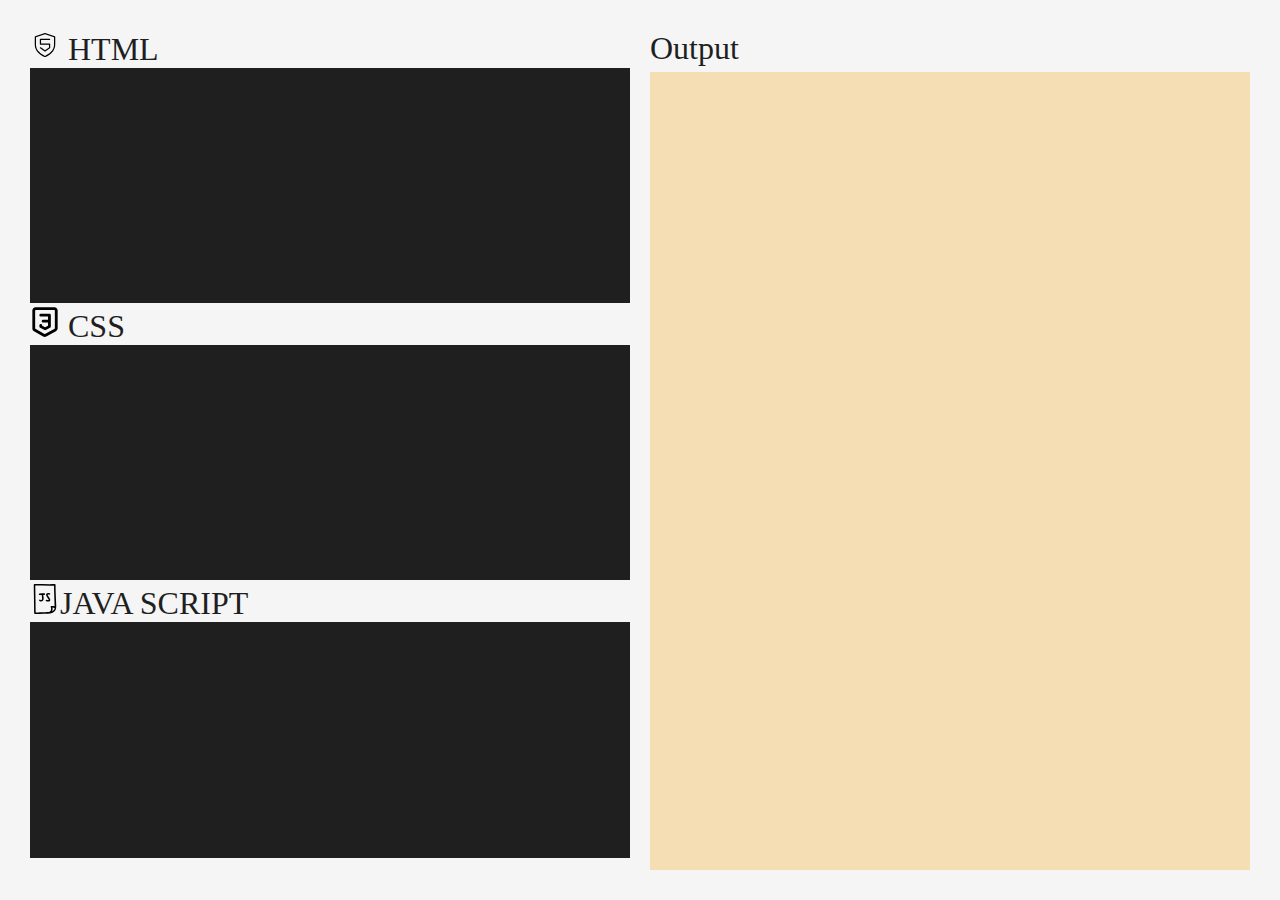
<file: code editor/index.html>
<!DOCTYPE html>
<html lang="en">
<head>
    
    <meta charset="UTF-8">
    <meta name="viewport" content="width=device-width, initial-scale=1.0">
    <title>Online code editor</title>
    <link rel="stylesheet" href="style.css">
</head>
<body>
    <div class="container">
        <div class="left">
            <label ><img src="htmlicon.svg"> HTML</label>
            <textarea name="" id="html-code"  onkeyup="run()"></textarea>
            <label ><img src="cssicon.svg" alt=""> CSS</label>
            <textarea name="" id="css-code" onkeyup="run()"></textarea>
            <label ><img src="jsicon.svg" alt="">JAVA SCRIPT</label>
            <textarea name="" id="js-code" onkeyup="run()"></textarea>
        </div>
        <div class="right">
            <label >Output</label>
            <iframe id="output"></iframe>
        </div>
</div> 
<script>
  function run(){
    let htmlCode=document.getElementById("html-code").value;
    let csscode=document.getElementById("css-code").value;
    let jscode=document.getElementById("js-code").value;
    let output=document.getElementById("output");
   output.contentDocument.body.innerHTML=htmlCode+"<style>"+csscode+"</style>";
   output.contentWindow.eval(jscode);
  }  
</script>
</body>
</html>
</file>
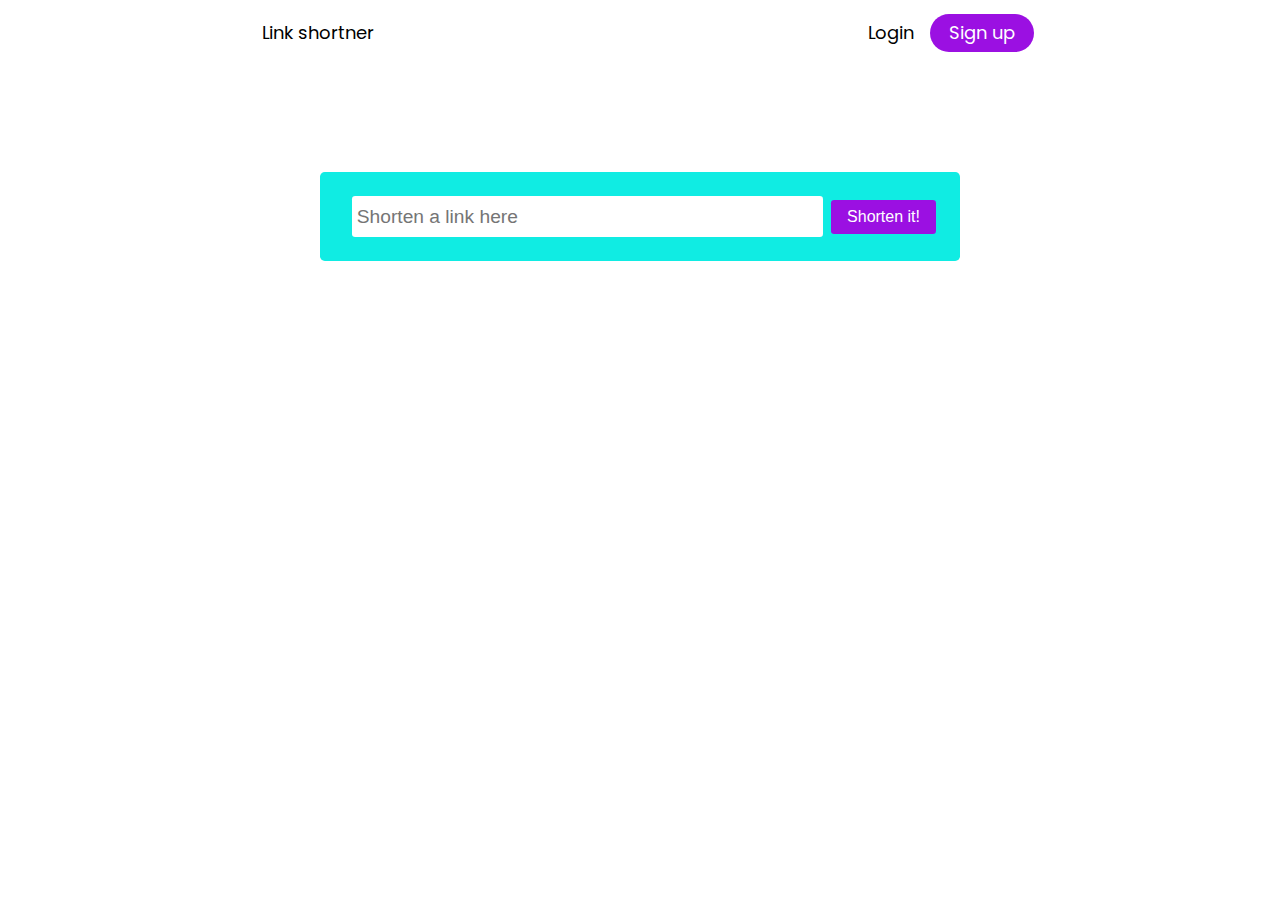
<file: CVIP-Linkshortner/index.html>
<!DOCTYPE html>
<html lang="en">
  <head>
    <title>Link shortner</title>
    <link rel="stylesheet" href="style.css" />
  </head>
  <body>
    <header>
      <div class="left">
         <ul class="nav-menu">
           
           <li class="nav-item"><a class="nav-link" href="#">Link shortner</a></li>
    </ul>
      </div>
      <div class="right">
        <ul class="nav-menu">
          <li class="nav-item"><a class="nav-link" href="#">Login</a></li>
          <li class="nav-item"><a href="#" class="nav-link active">Sign up</a></li>
        </ul>
      </div>
      </header>
    
      <main>
        <br>
        <br>
      <section class="link-input">
        <form class="input-container">
          <input type="text" placeholder="Shorten a link here" required/>
          <button type="submit" class="input-btn">Shorten it!</button>
        </form>
      </section>
      <br>
      <div class="result">
        
      </div>
    </main>
    <script src="./app.js"></script>
  </body>
</html>
</file>
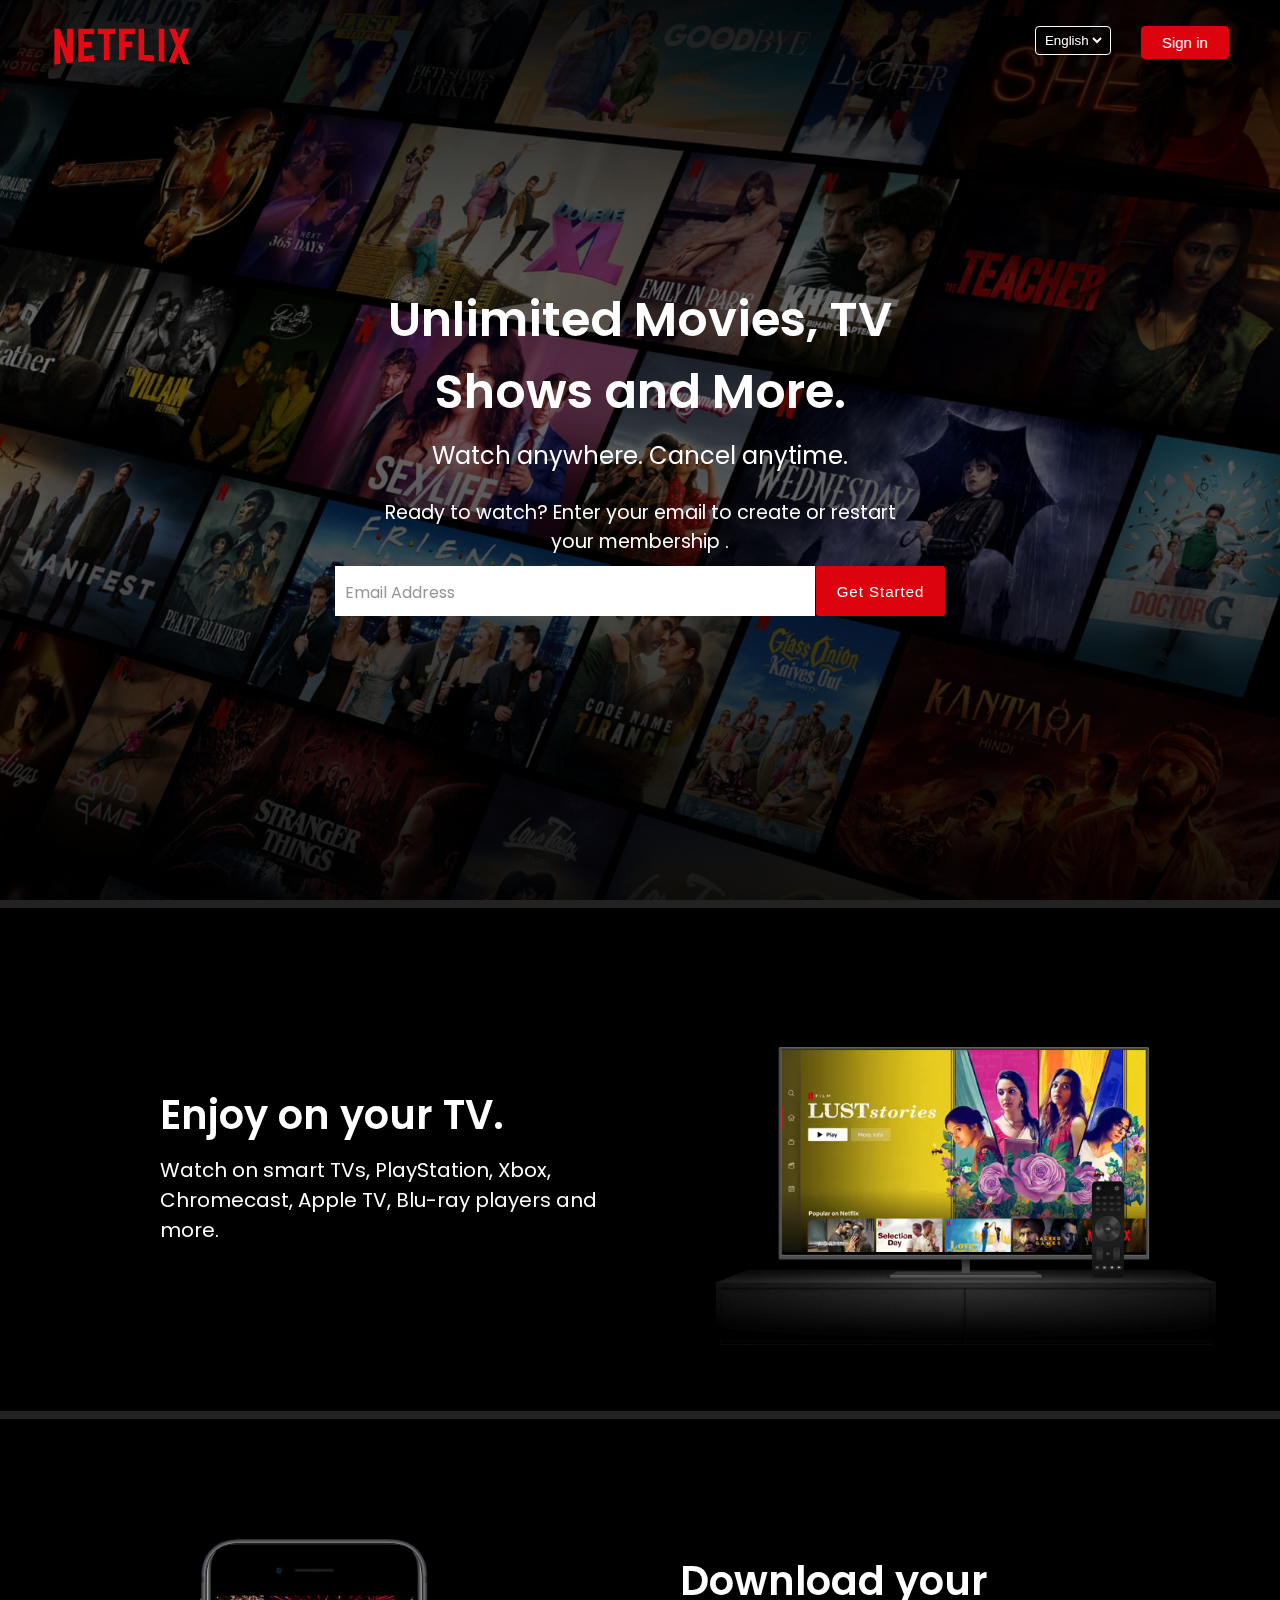
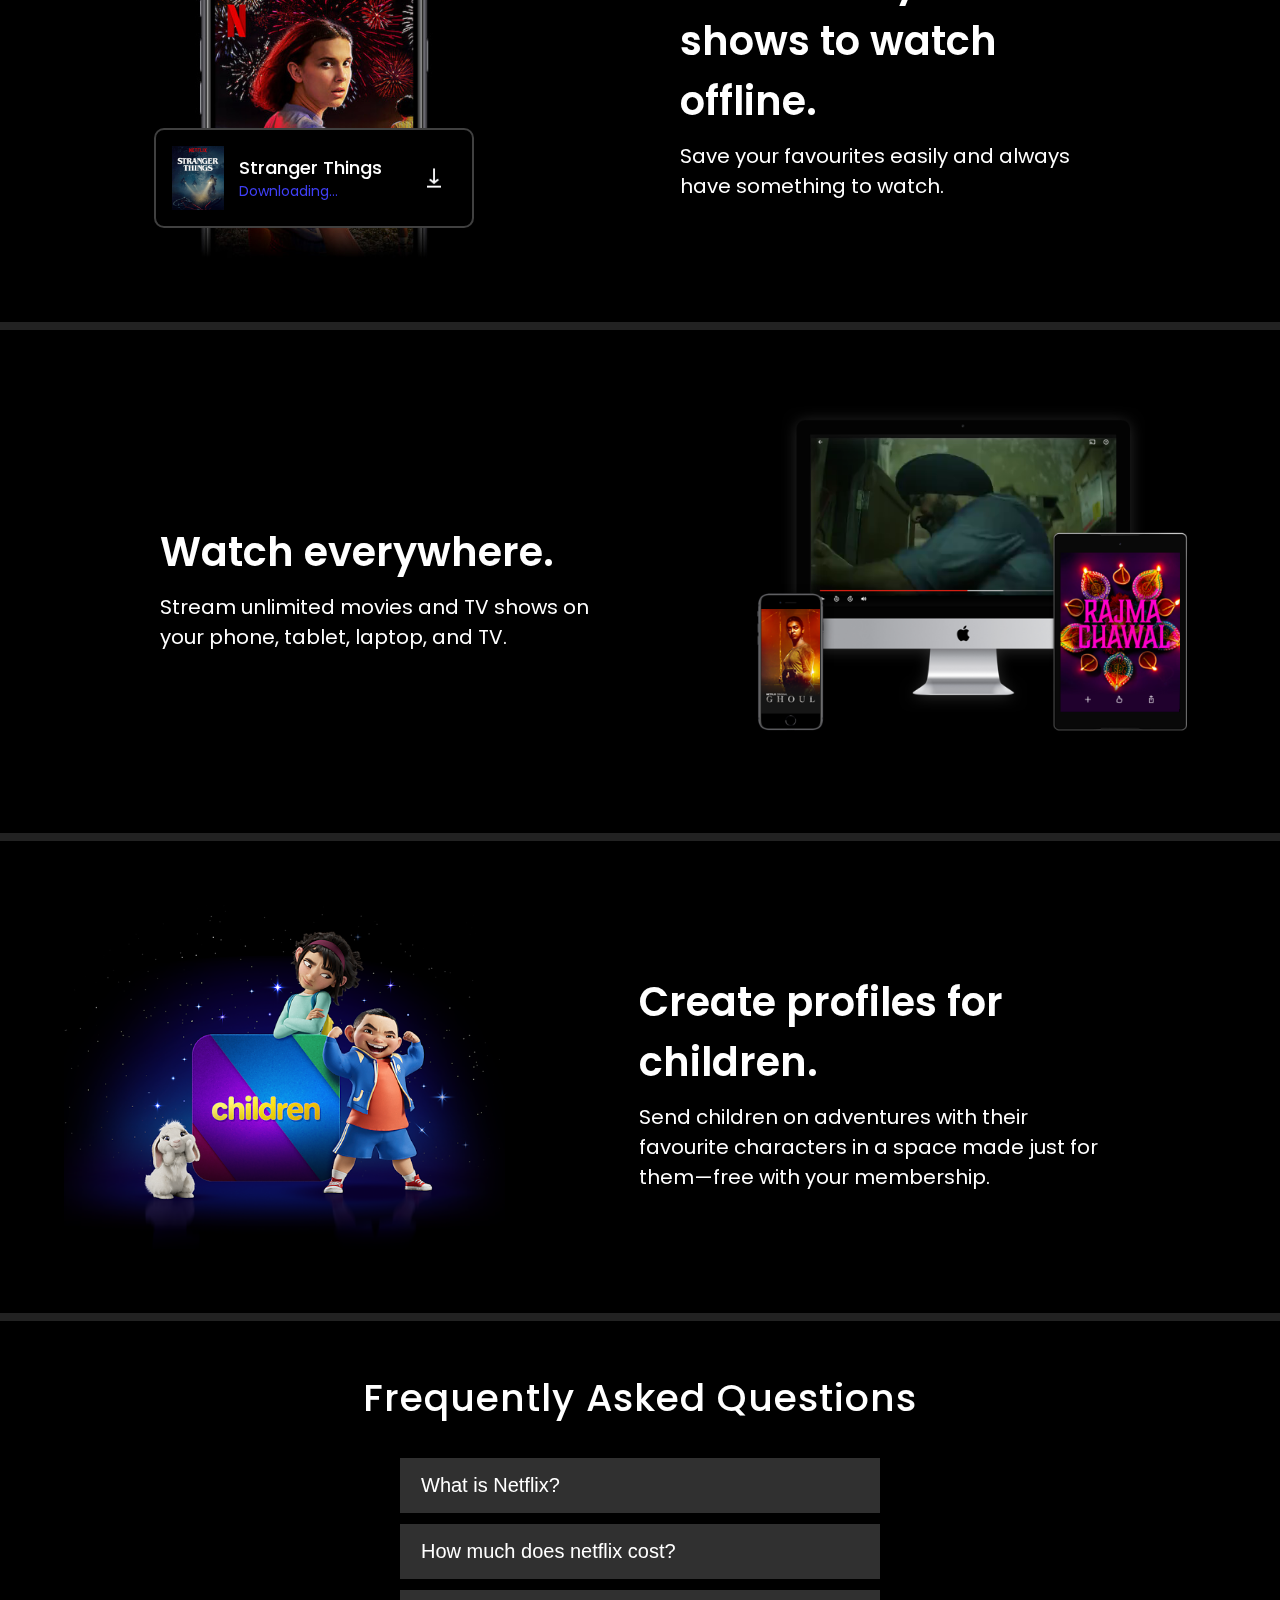
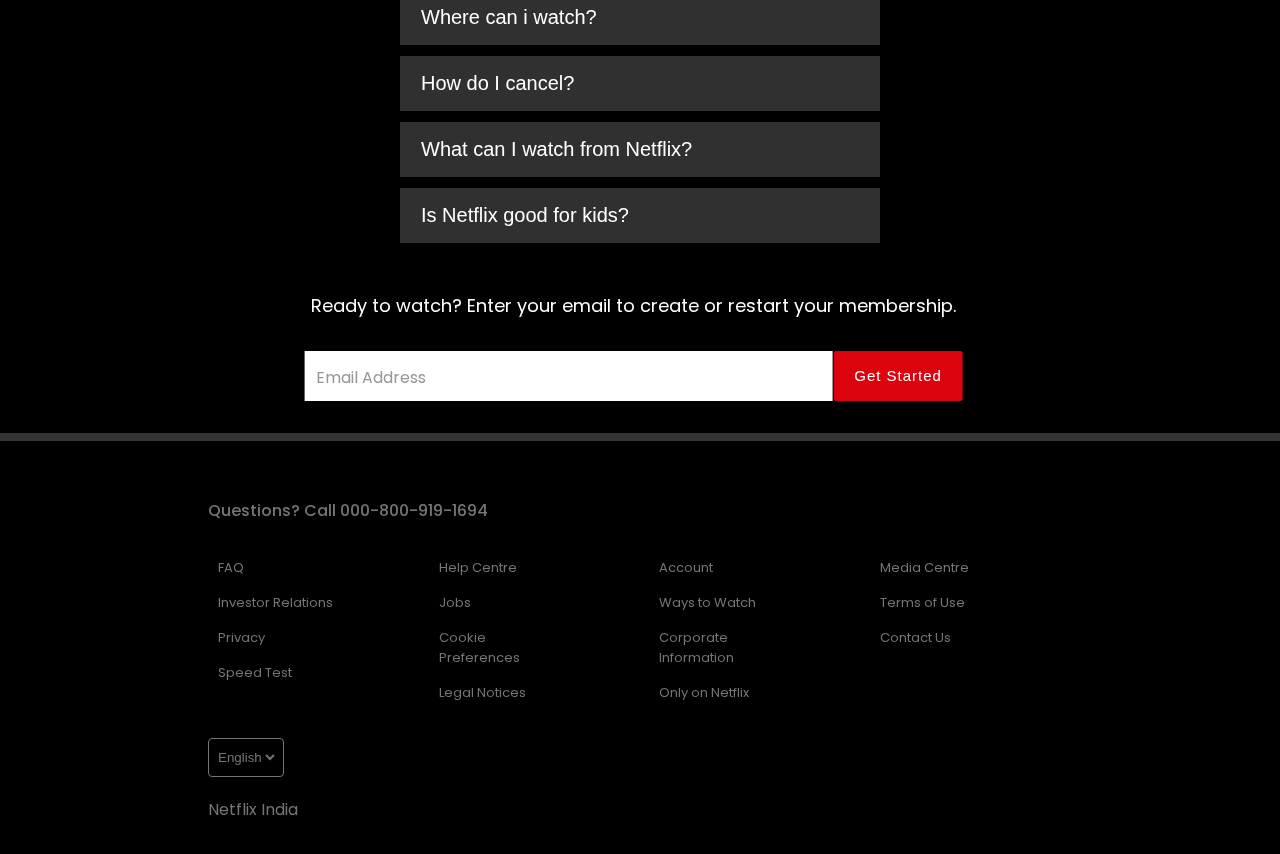
<file: Netflix-clone-main/Netflix-clone-main/index.html>
<html>
  <head>
    <meta name="description" content="Netflix Landing Page Clone" />
    <meta name="viewport" content="width=device-width, initial-scale=1.0" />
    <meta name="google-site-verification" content="0gJfdWRVTYbKtD_OGfrq6IZ-yIbpLIs_vlwy5RMo_yM" />

    <!--------------------------  Stylesheets  ----------------------------->

    <link rel="stylesheet" href="styles.css" />
    <link
      rel="stylesheet"
      href="https://pro.fontawesome.com/releases/v5.10.0/css/all.css"
      integrity="sha384-AYmEC3Yw5cVb3ZcuHtOA93w35dYTsvhLPVnYs9eStHfGJvOvKxVfELGroGkvsg+p"
      crossorigin="anonymous"
    />
    <link rel="preconnect" href="https://fonts.googleapis.com" />
    <link rel="preconnect" href="https://fonts.gstatic.com" crossorigin />
    <link
      href="https://fonts.googleapis.com/css2?family=Poppins:ital,wght@0,100;0,200;0,300;0,400;0,500;0,600;0,700;0,800;0,900;1,100;1,200;1,300;1,400;1,500;1,600;1,700;1,800;1,900&display=swap"
      rel="stylesheet"
    />
    <title>Netflix India - Watch TV Shows Online, Watch Movies Online</title>
    <link
      rel="icon"
      href="http://pngimg.com/uploads/netflix/small/netflix_PNG15.png"
    />
  </head>
  <body>
    <!--------------------------  ----------------------------->

    <!-------------------------- Navbar ----------------------------->
    <header>
      <nav class="navbar">
        <div class="navbar-brand">
          <img
            src="netflix-logo.png"
            alt="logo"
            class="Netflix-logo"
          />
        </div>

        <div class="navbar-nav-items">
          <div class="nav-item">
            <div class="dropdown-container">
              <i class="fas fa-globe"></i>
              <select
                name="languages"
                id="languagesSelect"
                class="language-dropdown"
              >
                <option value="english" selected>English</option>
                <option value="hindi">हिन्दी</option>
              </select>
            </div>
          </div>

          <div class="nav-item">
            <button class="signin-button">Sign in</button>
          </div>
        </div>
      </nav>
    </header>

    <!-------------------------- Header Netflix background  ----------------------------->
    <main>
      <section class="netflix-bg">
        <div class="netflix-bg-container">
          <img
            src="netflix-bg.jpg"
            alt="netflix background image"
            class="netflix-bg-image"
          />
        </div>
        <div class="netflix-bg-overlay"></div>

        <div class="netflix-card">
          <h1 class="netflix-title">
            Unlimited Movies, TV<br />
            Shows and More.
          </h1>
          <p class="netflix-subtitle">Watch anywhere. Cancel anytime.</p>
          <p class="netflix-description">
            Ready to watch? Enter your email to create or restart your
            membership .
          </p>

          <!-------------------------- Email-Form ----------------------------->

          <div class="email-form-container">
            <div class="form-container">
              <input type="email" class="email-input" placeholder=" " />
              <label class="email-label">Email Address</label>
            </div>
            <button class="primary-button">
              Get Started <i class="fal fa-chevron-right"></i>
            </button>
          </div>
        </div>
      </section>

      <!-------------------------- Feature Sections  ----------------------------->

      <section class="features-container">
        <!-- Feature 1 -->
        <div class="feature">
          <div class="feature-details">
            <h3 class="feature-heading">Enjoy on your TV.</h3>
            <h5 class="feature-sub-heading">
              Watch on smart TVs, PlayStation, Xbox, Chromecast, Apple TV,
              Blu-ray players and more.
            </h5>
          </div>
          <div class="feature-image-container">
            <img
              src="tv-1.png"
              alt="Feature image"
              class="feature-image"
            />
            <div class="feature-bg-video-container">
              <video autoplay="" loop="" muted="" class="feature-bg-video">
                <source src="video-1.m4v" type="video/mp4" />
              </video>
            </div>
          </div>
        </div>

        <!-- Feature 2 -->
        <div class="feature">
          <div class="feature-details">
            <h3 class="feature-heading">
              Download your shows to watch offline.
            </h3>
            <h5 class="feature-sub-heading">
              Save your favourites easily and always have something to watch.
            </h5>
          </div>
          <div class="feature-image-container">
            <img
              src="mobile.jpg"
              alt="Feature image"
              class="feature-image"
            />
            <div class="feature-2-poster-container">
              <div class="poster-container">
                <img src="boxshot.png" alt="poster" class="poster" />
              </div>
              <div class="poster-details">
                <h4>Stranger Things</h4>
                <h6>Downloading...</h6>
              </div>
              <div class="download-gif-container">
                <img
                  src="download-icon.gif"
                  alt="downloading gif"
                  class="gif"
                />
              </div>
            </div>
          </div>
        </div>

        <!-- Feature 3 -->
        <div class="feature">
          <div class="feature-details">
            <h3 class="feature-heading">Watch everywhere.</h3>
            <h5 class="feature-sub-heading">
              Stream unlimited movies and TV shows on your phone, tablet,
              laptop, and TV.
            </h5>
          </div>
          <div class="feature-image-container feature-3-image-container">
            <img
              src="tv-2.png"
              alt="Feature image"
              class="feature-image feature-3-image"
            />
            <div
              class="feature-bg-video-container feature-3-bg-video-container"
            >
              <video
                autoplay=""
                loop=""
                muted=""
                class="feature-bg-video feature-3-bg-video"
              >
                <source src="video-2.m4v" type="video/mp4" />
              </video>
            </div>
          </div>
        </div>

        <!-- Feature 4 -->
        <div class="feature">
          <div class="feature-details">
            <h3 class="feature-heading">Create profiles for children.</h3>
            <h5 class="feature-sub-heading">
              Send children on adventures with their favourite characters in a
              space made just for them—free with your membership.
            </h5>
          </div>
          <div class="feature-image-container">
            <img
              src="children.png"
              alt="Feature image"
              class="feature-image"
            />
          </div>
        </div>
      </section>

      <!-------------------------- FAQ Section ----------------------------->

      <section class="FAQ-list-container">
        <h1 class="FAQ-heading">Frequently Asked Questions</h1>
        <div class="FAQ-list">
          <div class="FAQ-question">
            <button class="FAQ-title">
              What is Netflix?<i class="fal fa-plus"></i>
            </button>
            <div class="FAQ-answer">
              <p>
                Netflix is a streaming service that offers a wide variety of
                award-winning TV shows, movies, anime, documentaries and more –
                on thousands of internet-connected devices.
              </p>
              <p>
                You can watch as much as you want, whenever you want, without a
                single ad – all for one low monthly price. There's always
                something new to discover, and new TV shows and movies are added
                every week!
              </p>
            </div>
          </div>
          <div class="FAQ-question">
            <button class="FAQ-title">
              How much does netflix cost?<i class="fal fa-plus"></i>
            </button>
            <div class="FAQ-answer">
              <p>
                Watch Netflix on your smartphone, tablet, Smart TV, laptop, or
                streaming device, all for one fixed monthly fee. Plans range
                from ₹ 199 to ₹ 799 a month. No extra costs, no contracts.
              </p>
            </div>
          </div>
          <div class="FAQ-question">
            <button class="FAQ-title">
              Where can i watch?<i class="fal fa-plus"></i>
            </button>
            <div class="FAQ-answer">
              <p>
                Watch anywhere, anytime, on an unlimited number of devices. Sign
                in with your Netflix account to watch instantly on the web at
                netflix.com from your personal computer or on any
                internet-connected device that offers the Netflix app, including
                smart TVs, smartphones, tablets, streaming media players and
                game consoles.
              </p>
              <p>
                You can also download your favourite shows with the iOS,
                Android, or Windows 10 app. Use downloads to watch while you're
                on the go and without an internet connection. Take Netflix with
                you anywhere.
              </p>
            </div>
          </div>
          <div class="FAQ-question">
            <button class="FAQ-title">
              How do I cancel?<i class="fal fa-plus"></i>
            </button>
            <div class="FAQ-answer">
              <p>
                Netflix is flexible. There are no annoying contracts and no
                commitments. You can easily cancel your account online in two
                clicks. There are no cancellation fees – start or stop your
                account anytime.
              </p>
            </div>
          </div>
          <div class="FAQ-question">
            <button class="FAQ-title">
              What can I watch from Netflix?<i class="fal fa-plus"></i>
            </button>
            <div class="FAQ-answer">
              <p>
                Netflix has an extensive library of feature films,
                documentaries, TV shows, anime, award-winning Netflix originals,
                and more. Watch as much as you want, anytime you want.
              </p>
            </div>
          </div>
          <div class="FAQ-question">
            <button class="FAQ-title">
              Is Netflix good for kids?<i class="fal fa-plus"></i>
            </button>
            <div class="FAQ-answer">
              <p>
                The Netflix Kids experience is included in your membership to
                give parents control while kids enjoy family-friendly TV shows
                and films in their own space.
              </p>
              <p>
                Kids profiles come with PIN-protected parental controls that let
                you restrict the maturity rating of content kids can watch and
                block specific titles you don’t want kids to see.
              </p>
            </div>
          </div>
        </div>
        <div class="FAQ-email">
          <h3>
            Ready to watch? Enter your email to create or restart your
            membership.
          </h3>
          <div class="email-form-container">
            <div class="form-container">
              <input type="email" class="email-input" placeholder=" " />
              <label class="email-label">Email Address</label>
            </div>
            <button class="primary-button">
              Get Started <i class="fal fa-chevron-right"></i>
            </button>
          </div>
        </div>
      </section>
    </main>

    <!-------------------------- Footer ----------------------------->

    <footer>
      <div class="footer-row-1">
        <h4>Questions? Call 000-800-919-1694</h4>
      </div>
      <div class="footer-row-2">
        <div class="column-1">
          <p>FAQ</p>
          <p>Investor Relations</p>
          <p>Privacy</p>
          <p>Speed Test</p>
        </div>
        <div class="column-2">
          <p>Help Centre</p>
          <p>Jobs</p>
          <p>Cookie Preferences</p>
          <p>Legal Notices</p>
        </div>
        <div class="column-3">
          <p>Account</p>
          <p>Ways to Watch</p>
          <p>Corporate Information</p>
          <p>Only on Netflix</p>
        </div>
        <div class="column-4">
          <p>Media Centre</p>
          <p>Terms of Use</p>
          <p>Contact Us</p>
        </div>
      </div>
      <div class="footer-row-3">
        <div class="dropdown-container">
          <i class="fas fa-globe"></i>
          <select
            name="languages"
            id="languagesSelect"
            class="language-dropdown"
          >
            <option value="english" selected>English</option>
            <option value="hindi">हिन्दी</option>
          </select>
        </div>
      </div>
      <div class="footer-row-4">
        <p>Netflix India</p>
      </div>
    </footer>

    <script src="index.js"></script>
  </body>
</html>
</file>
<file: code editor/style.css>
*{
    margin: 0;
    padding: 0;font-family: Georgia, 'Times New Roman', Times, serif;
    box-sizing: border-box;
}
body{
    background: whitesmoke;
    color: aliceblue;
}
    .container{
width: 100%;
height: 100vh;
padding: 20px;
display:flex;

    }
    .left, .right{
        flex-basis: 50%;
        padding: 10px;
    }
textarea{
    width: 100%;
    height: 28%;
    background: #1f1f1f;
    color: antiquewhite;
    padding: 10px 20px;
    border: 0;
    outline: 0;
    font-size: 18px;
}    
label{
    font-size: 2rem;
    color: #1f1f1f;

}
.right iframe{
    margin-top:5px;
   width: 100%;
   height: 95%;
   background: wheat;
   border: 0;
   outline: 0; 
}
label img{
    height: 30px;
}
textarea{
    resize: none;
}
#html-code{
    color: aqua;
}
#css-code{
    color: palevioletred;
}
#js-code{
    color: goldenrod;
}
</file>
<file: CVIP-Linkshortner/style.css>
@import url("https://fonts.googleapis.com/css2?family=Poppins:wght@200;700&display=swap");
* {
  margin: 0;
  padding: 0;
  box-sizing: border-box;
}
  body {
    font-size: 18px;
    font-family: "poppins", "san-serif";
    margin-inline: auto;
  }
  header {
    display: flex;
    align-items: center;
    
    justify-content: space-around;
    margin: 1.2rem;
    margin-bottom: 3rem;
  }
  .left {
    display: flex;
  }
  .left ul {
    display: flex;
    align-items: center;
    justify-content: center;
    list-style: none;
  }
  .left ul a {
    text-decoration: none;
    padding: 0.2rem 1rem;
    color: black;
    cursor: pointer;
  }

  .right {
    margin-left: 0.5rem;
  }
  .right ul {
    display: flex;
    align-items: center;
    list-style: none;
  }
  .right ul a {
    text-decoration: none;
    padding: 0.2rem 1rem;
    color: black;
    cursor: pointer;
  }
  .right ul .active {
    background: #9b10e2;
    padding: 0.4rem 1.2rem;
    border-radius: 50px;
    color: #fff;
  }

  
section {
    width: 100%;
    display: flex;
    align-items: center;
    justify-content: center;
  }
input {
    padding: 0.6rem 0.3rem;
    border-radius: 0.2rem;
    font-size: 1.2rem;
    outline: none;
    border: none;
    margin: 0.5rem;
    flex: 1;
  }
.input-container {
    margin-top: 1.5rem;
    display: flex;
    align-items: center;
    justify-content: center;
    background:#10ece3;
    padding: 1rem 1.5rem;
    position: relative;
    width: min(100%, 40rem);
    border-radius: 0.3rem;
    overflow: hidden;
  }

  .input-btn {
    padding: 0.5rem 1rem;
    border-radius: 0.2rem;
    color: #fff;
    font-size: 1rem;
    text-align: center;
    background: #9b10e2;
    cursor: pointer;
    outline: none;
    border: none;
  }
  
  
  
  .result .item {
    display: flex;
    justify-content: space-between;
    align-items: center;
    flex-direction: column;
    background-color: #fff;
    margin-inline: auto;
  }
  .newUrl-btn {
    padding: 0.5rem 1rem;
    border-radius: 0.2rem;
    color: #fff;
    font-size: 1rem;
    text-align: center;
    background: #9b10e2;
    cursor: pointer;
    outline: none;
    border: none;
  }
</file>
<file: Netflix-clone-main/Netflix-clone-main/styles.css>
* {
  margin: 0;
  padding: 0;
  box-sizing: border-box;
}

body {
  background-color: black;
  color: white;
  font-family: "Poppins", sans-serif;
}

.navbar {
  position: absolute;
  top: 0;
  width: 100%;
  display: flex;
  justify-content: space-between;
  padding: 3% 5%;
  z-index: 10;
}

.navbar-brand {
  width: 100px;
  height: 100%;
}

.Netflix-logo {
  width: 100%;
  height: 100%;
}

.language-dropdown {
  background: transparent;
  border: none;
  color: white;
}

.language-dropdown:focus {
  outline: none;
}

.dropdown-container {
  border: 1px solid white;
  padding: 0.4rem;
  border-radius: 4px;
  background: rgba(0, 0, 0, 0.4);
}

.signin-button {
  background-color: #dc030f;
  border: 1px solid #dc030f;
  color: white;
  padding: 0.25rem 0.5rem;
  border-radius: 4px;
}

.navbar-nav-items {
  display: flex;
  gap: 10px;
}

.netflix-bg-container {
  width: 100%;
  height: 80vh;
}

.netflix-bg-image {
  width: 100%;
  height: 100%;
  object-fit: cover;
}

.netflix-bg-overlay {
  position: absolute;
  inset: 0;
  width: 100%;
  height: 80vh;
  background: rgba(0, 0, 0, 0.4);
  background-image: linear-gradient(
    to top,
    rgba(0, 0, 0, 0.8) 0,
    rgba(0, 0, 0, 0) 60%,
    rgba(0, 0, 0, 0.8) 100%
  );
}

.netflix-card {
  position: absolute;
  top: 20%;
  text-align: center;
  display: flex;
  flex-direction: column;
  gap: 10px;
}

.netflix-title {
  color: #fff;
  font-weight: 600;
  font-size: 2rem;
}

.netflix-subtitle,
.netflix-description {
  color: #fff;
  font-weight: 400;
  font-size: 1rem;
}

.netflix-description {
  margin: 0 50px;
}

.email-input {
  border: none;
  background: transparent;
  width: 100%;
  height: 100%;
  padding-left: 7px;
}
.email-label {
  color: black;
  position: absolute;
  top: 28%;
  left: 2%;
  color: rgb(153, 149, 149);
  transition: 0.5s;
}

.email-form-container {
  display: flex;
  flex-direction: column;
  justify-content: center;
  align-items: center;
  gap: 15px;
}

.form-container {
  background-color: white;
  width: 90%;
  height: 50px;
  position: relative;
}

.email-input:focus + .email-label {
  top: 0.2rem;
  font-size: 10px;
}

.email-input:not(:placeholder-shown).email-input:not(:focus) + .email-label {
  top: 0.2rem;
  font-size: 10px;
}

.email-input:focus-visible {
  outline: none;
}

.primary-button {
  background-color: #dc030f;
  border: 1px solid #dc030f;
  color: white;
  padding: 0.8rem 1.2rem;
  border-radius: 2px;
  font-size: 15px;
  letter-spacing: 1px;
}

.feature {
  border-top: 8px solid #222;
  padding: 2rem 1rem;
}

.feature-details {
  text-align: center;
}

.feature-heading {
  font-size: 25px;
  font-weight: 600;
  margin: 10px 0;
}

.feature-sub-heading {
  font-size: 15px;
  font-weight: 400;
}

.feature-image-container {
  width: 100%;
  position: relative;
}
.feature-image {
  width: 100%;
}

.feature-bg-video-container {
  position: absolute;
  width: 100%;
  top: 20%;
  left: 13%;
  height: 100%;
  max-width: 73%;
  max-height: 54%;
  z-index: -2;
}

.feature-bg-video {
  width: 100%;
}

.feature-2-poster-container {
  position: absolute;
  bottom: 8%;
  left: 50%;
  transform: translateX(-50%);
  width: 100%;
  max-width: 16em;
  display: flex;
  align-items: center;
  background-color: black;
  border: 2px solid rgba(255, 255, 255, 0.25);
  border-radius: 10px;
  height: 60px;
  padding: 0.25rem 0.6rem;
  gap: 15px;
}

.poster-container {
  width: 20%;
}

.poster {
  width: 100%;
  height: 100%;
}
.poster-details {
  width: 60%;
}
.poster-details > h4 {
  font-size: 13px;
  font-weight: 500;
}
.poster-details > h6 {
  font-size: 12px;
  font-weight: 400;
  color: rgb(63, 63, 246);
}

.download-gif-container {
  width: 20%;
  height: 100%;
}
.gif {
  width: 100%;
  height: 100%;
}

.feature-3-bg-video-container {
  max-width: 63%;
  max-height: 47%;
  z-index: -2;
  top: 9%;
  left: 19%;
}

.FAQ-question {
  width: 100%;
}
.FAQ-title {
  width: 100%;
  display: flex;
  justify-content: space-between;
  padding: 15px 20px;
  font-size: 18px;
  background-color: #303030;
  border: 1px solid #303030;
  color: white;
}

.FAQ-answer {
  background-color: #303030;
  border-top: 1px solid black;
  max-height: 0;
  overflow: hidden;
  transition: max-height 0.5s ease-in-out;
}

.FAQ-answer > p {
  margin: 1rem;
}
.FAQ-list-container {
  border-top: 8px solid #222;
  padding: 2rem 0;
}
.FAQ-heading {
  font-size: 20px;
  text-align: center;
  font-weight: 600;
  margin: 1rem 3rem;
}

.FAQ-list {
  display: flex;
  flex-direction: column;
  justify-content: center;
  align-items: center;
  gap: 10px;
}

.FAQ-email {
  text-align: center;
}

.FAQ-email > h3 {
  font-size: 18px;
  font-weight: 400;
  margin: 2rem 0;
}

footer {
  border-top: 8px solid #333;
  padding: 2rem 1rem;
  color: #757575;
  display: flex;
  flex-direction: column;
  gap: 20px;
}

.footer-row-2 {
  display: flex;
  font-size: 13px;
  flex-wrap: wrap;
  justify-content: space-between;
  gap: 50px;
}

.footer-row-1 > h4 {
  font-size: 16px;
  font-weight: 500;
  padding-top: 25px;
}

.footer-row-3 > .dropdown-container {
  width: fit-content;
  border: 1px solid #757575;
  color: #757575;
}

.footer-row-3 > .dropdown-container > .language-dropdown {
  color: #757575;
}

/* -------------------- Media Queries--------------------- */

@media (min-width: 768px) {
  .netflix-bg-container {
    height: 100vh;
  }

  .netflix-bg-overlay {
    height: 100vh;
  }

  .netflix-card {
    top: 40%;
    left: 30%;
    transform: translate(-20%, -20%);
  }
  .netflix-title {
    font-size: 3rem;
  }

  .netflix-subtitle {
    font-size: 1.5rem;
  }

  .netflix-description {
    padding-top: 15px;
    font-size: 1.2rem;
  }

  .feature {
    padding: 4rem;
  }

  .feature-heading {
    font-size: 35px;
  }

  .feature-sub-heading {
    font-size: 20px;
  }
  .feature-2-poster-container {
    max-width: 26em;
    height: 85px;
  }
  .poster-container {
    width: 15%;
  }
  .download-gif-container {
    width: 3rem;
    height: 3rem;
  }

  .poster-details > h4 {
    font-size: 18px;
  }
  .poster-details > h6 {
    font-size: 14px;
  }
  .FAQ-title {
    font-size: 20px;
  }
  .FAQ-heading {
    font-size: 38px;
    font-weight: 500;
    letter-spacing: 1px;
  }
  .FAQ-list {
    padding: 1rem 5rem;
  }
  .FAQ-email {
    width: 75%;
    display: flex;
    flex-direction: column;
    justify-content: center;
    transform: translateX(15%);
  }
}

@media (min-width: 1024px) {
  .navbar {
    padding: 2% 4%;
  }

  .navbar-brand {
    width: 150px;
  }

  .Netflix-logo {
    width: 95%;
    height: 95%;
  }

  .signin-button {
    padding: 7px 20px;
    font-size: 15px;
  }
  .dropdown-container {
    padding: 5px 5px;
  }

  .navbar-nav-items {
    gap: 30px;
  }

  .netflix-card {
    top: 50%;
    left: 50%;
    transform: translate(-50%, -50%);
  }

  .form-container {
    width: 75%;
  }

  .email-form-container {
    flex-direction: row;
    align-items: center;
    gap: 1px;
  }
  .primary-button {
    height: 50px;
  }

  .feature {
    display: flex;
    align-items: center;
    justify-content: space-between;
    gap: 20px;
  }

  .feature-details {
    text-align: left;
    padding: 0 6rem;
  }

  .feature-heading {
    font-size: 40px;
  }

  .feature-sub-heading {
    font-size: 20px;
  }

  .feature-image-container {
    max-width: 500px;
  }

  .feature:nth-child(even) {
    flex-direction: row-reverse;
  }

  .feature-2-poster-container {
    max-width: 20em;
    height: 100px;
    padding: 1rem;
  }
  .poster-container {
    width: 20%;
  }
  .FAQ-list {
    padding: 1rem 25rem;
  }
  .FAQ-email {
    transform: translateX(16%);
  }

  .FAQ-email > .email-form-container > .form-container {
    width: 55%;
  }

  footer {
    padding: 2rem 13rem;
    justify-content: flex-start;
    text-align: left;
    align-items: flex-start;
  }

  .footer-row-2 {
    padding-top: 15px;
    padding-left: 10px;
    padding-right: 50px;
    justify-content: space-between;
    align-items: flex-start;
    flex-wrap: nowrap;
    gap: 100px;
  }

  .footer-row-1,
  .footer-row-3,
  .footer-row-4 {
    align-self: flex-start;
  }

  .column-1,
  .column-2,
  .column-3,
  .column-4 {
    width: 100%;
  }
  .column-1 > p,
  .column-2 > p,
  .column-3 > p,
  .column-4 > p {
    padding-bottom: 15px;
  }

  div.footer-row-3 > .dropdown-container {
    padding: 10px 5px;
  }
}

/* -------------------- Different Mobile Screens--------------------- */

@media only screen and (min-device-width: 320px) and (max-device-width: 480px) {
  .navbar {
    top: 15px;
  }

  .Netflix-logo {
    padding-right: 10px;
  }

  .dropdown-container {
    padding: 0.1rem;
    padding-left: 0.4rem;
    padding-right: 0.4rem;
  }

  .signin-button {
    padding: 0.35rem 0.5rem;
  }

  .navbar-nav-items {
    gap: 12px;
  }

  .netflix-bg-container {
    height: 95vh;
  }

  .netflix-bg-overlay {
    height: 95vh;
  }

  .netflix-title {
    font-size: 1.625rem;
  }

  .footer-row-1 > h4 {
    font-size: 1em;
    font-weight: 500;
    padding-top: 20px;
    padding-bottom: 15px;
    padding-left: 20px;
  }

  .footer-row-2 {
    padding-left: 20px;
    padding-right: 30px;
    padding-bottom: 15px;
    text-align: left;
    justify-content: space-between;
    align-items: flex-start;
    gap: 20px;
  }

  .footer-row-3 {
    padding-bottom: 10px;
    padding-left: 20px;
  }
  .footer-row-4 {
    padding-left: 20px;
    font-size: 0.8rem;
  }

  .FAQ-email {
    padding-bottom: 20px;
  }

  .FAQ-email > h3 {
    padding-left: 25px;
    padding-right: 25px;
    font-size: 18px;
  }
}

@media (min-device-width: 360px) and (max-device-width: 640px) {
  .netflix-bg-container {
    height: 80vh;
  }

  .netflix-bg-overlay {
    height: 80vh;
  }

  .footer-row-2 {
    padding-left: 20px;
    padding-right: 20px;
  }

  .column-1,
  .column-2,
  .column-3,
  .column-4 {
    width: 45%;
  }

  .column-1 > p,
  .column-2 > p,
  .column-3 > p,
  .column-4 > p {
    padding-bottom: 10px;
  }
}

@media (min-device-width: 540px) and (max-device-width: 720px) {
  .navbar {
    top: 15px;
  }

  .dropdown-container {
    padding: 0.1rem;
    padding-left: 0.4rem;
    padding-right: 0.4rem;
  }

  .signin-button {
    padding: 0.35rem 0.5rem;
  }

  .navbar-nav-items {
    gap: 12px;
  }

  .footer-row-2 {
    padding-left: 30px;
    gap: 0;
  }

  .column-1,
  .column-2,
  .column-3,
  .column-4 {
    width: 40%;
  }

  .footer-row-1 > h4,
  .footer-row-3,
  .footer-row-4 {
    padding-left: 30px;
  }
}

/* Laptop (min-device-width: 768px) (max-device-width: 1024px) */
@media only screen and (min-device-width: 768px) and (max-device-width: 1024px) {
  .netflix-bg-container {
    height: 80vh;
  }

  .netflix-bg-overlay {
    height: 80vh;
  }

  .footer-row-1 > h4 {
    padding-left: 30px;
  }
  .footer-row-2 {
    padding-top: 20px;
    padding-left: 30px;
    padding-right: 30px;
    gap: 0;
  }

  .column-1,
  .column-2,
  .column-3,
  .column-4 {
    width: 25%;
  }

  .column-1 > p,
  .column-2 > p,
  .column-3 > p,
  .column-4 > p {
    padding-bottom: 20px;
  }

  .footer-row-3,
  .footer-row-4 {
    padding-left: 30px;
  }
}

/* I-Pad Orientation : Portrait */
@media only screen and (orientation: portrait) and (-webkit-min-device-pixel-ratio: 1) and (min-device-width: 768px) and (max-device-width: 1007px) {
  .navbar {
    top: 15px;
  }

  .Netflix-logo {
    height: 2.1rem;
    width: 6.75rem;
    padding-right: 10px;
  }

  .dropdown-container {
    font-size: 15px;
    padding-left: 0.5rem;
    padding-right: 0.5rem;
  }

  .signin-button {
    font-size: 15px;
    padding: 0.55rem 0.9rem;
  }

  .navbar-nav-items {
    gap: 25px;
  }

  .footer-row-2 {
    padding-top: 20px;
    padding-left: 30px;
    padding-right: 40px;
    gap: 10px;
  }

  .column-1,
  .column-2,
  .column-3,
  .column-4 {
    width: 15%;
  }
  .column-1 > p,
  .column-2 > p,
  .column-3 > p,
  .column-4 > p {
    padding-bottom: 10px;
  }
}
</file>
